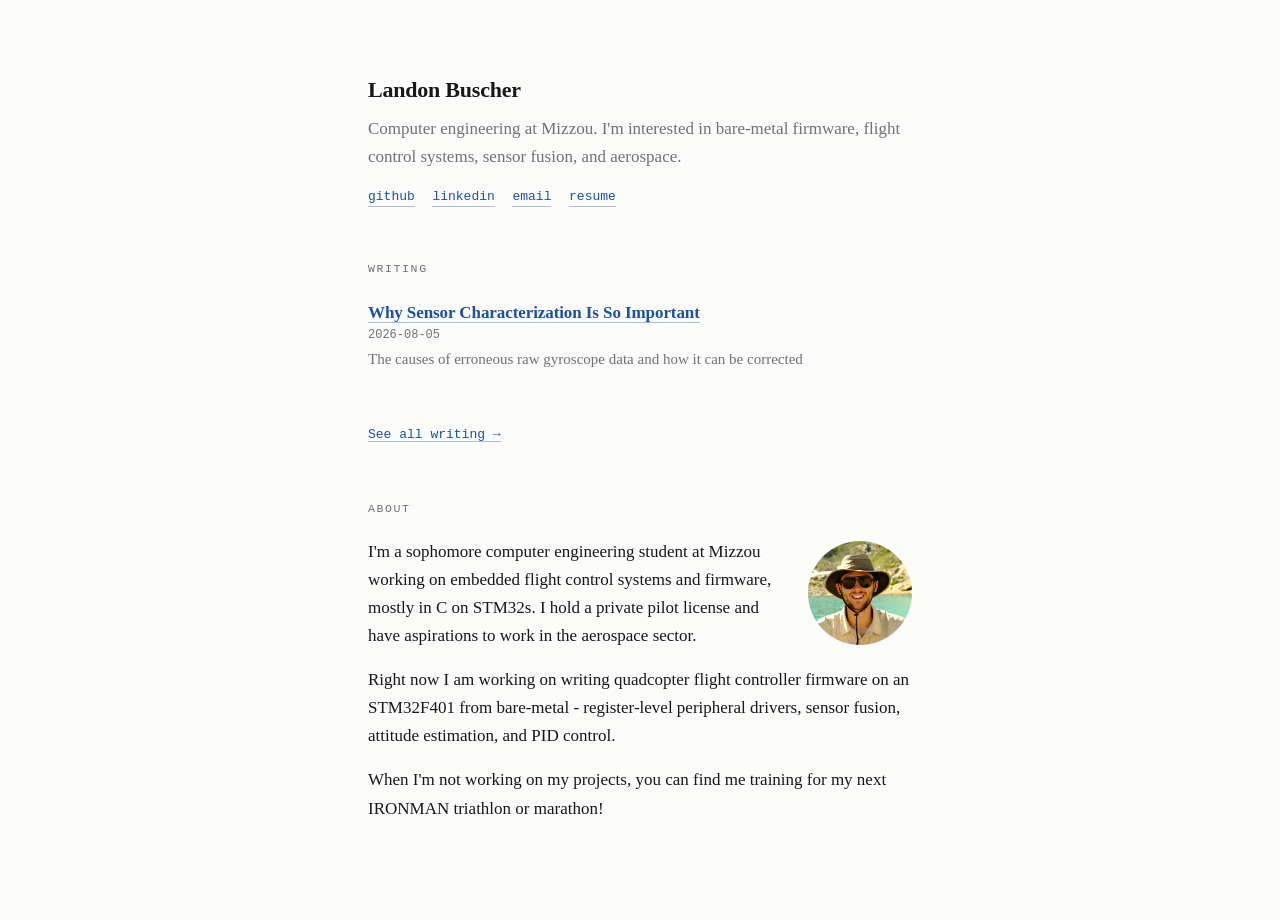
<file: index.html>
<!doctype html>
<html lang="en">
    <head>
        <meta charset="utf-8" />
        <meta name="viewport" content="width=device-width, initial-scale=1" />
        <title>Landon Buscher</title>
        <meta
            name="description"
            content="Bare-metal firmware, flight control, and sensor fusion. Writeups and projects by Landon Buscher."
        />
        <link rel="stylesheet" href="/style.css" />
    </head>

    <body>
        <main>
            <header>
                <h1>Landon Buscher</h1>
                <p class="tagline">
                    Computer engineering at Mizzou. I'm interested in bare-metal
                    firmware, flight control systems, sensor fusion, and
                    aerospace.
                </p>
                <nav class="links">
                    <a href="https://github.com/landonbuscher">github</a>
                    <a href="https://www.linkedin.com/in/landon-buscher/"
                        >linkedin</a
                    >
                    <a href="mailto:landonbuscher@gmail.com">email</a>
                    <a href="/assets/resume.pdf" target="_blank">resume</a>
                </nav>
            </header>

            <section>
                <p class="eyebrow">Writing</p>

                <!-- entries:start -->
                <article
                    class="entry"
                    data-date="2026-08-05"
                    data-tags="gyroscopes, sensors, sensor characterization, allan variance, noise"
                >
                    <h2 class="entry-title">
                        <a href="/writing/sensor-characterization.html">
                            Why Sensor Characterization Is So Important
                        </a>
                    </h2>
                    <span class="entry-date">2026-08-05</span>
                    <p class="entry-dek">
                        The causes of erroneous raw gyroscope data and how it
                        can be corrected
                    </p>
                    <p class="entry-tags">
                        Gyroscopes · Sensors · Sensor Characterization · Allan
                        Variance · Noise
                    </p>
                </article>
                <!-- entries:end -->

                <a class="more" href="/writing/">See all writing →</a>
            </section>

            <section class="bio">
                <p class="eyebrow">About</p>
                <img
                    class="avatar"
                    src="/assets/headshot.png"
                    alt="Landon Buscher"
                    width="400"
                    height="400"
                />
                <p>
                    I'm a sophomore computer engineering student at Mizzou
                    working on embedded flight control systems and firmware,
                    mostly in C on STM32s. I hold a private pilot license and
                    have aspirations to work in the aerospace sector.
                </p>
                <p>
                    Right now I am working on writing quadcopter flight
                    controller firmware on an STM32F401 from bare-metal -
                    register-level peripheral drivers, sensor fusion, attitude
                    estimation, and PID control.
                </p>
                <p>
                    When I'm not working on my projects, you can find me
                    training for my next IRONMAN triathlon or marathon!
                </p>
            </section>
        </main>
    </body>
</html>
</file>
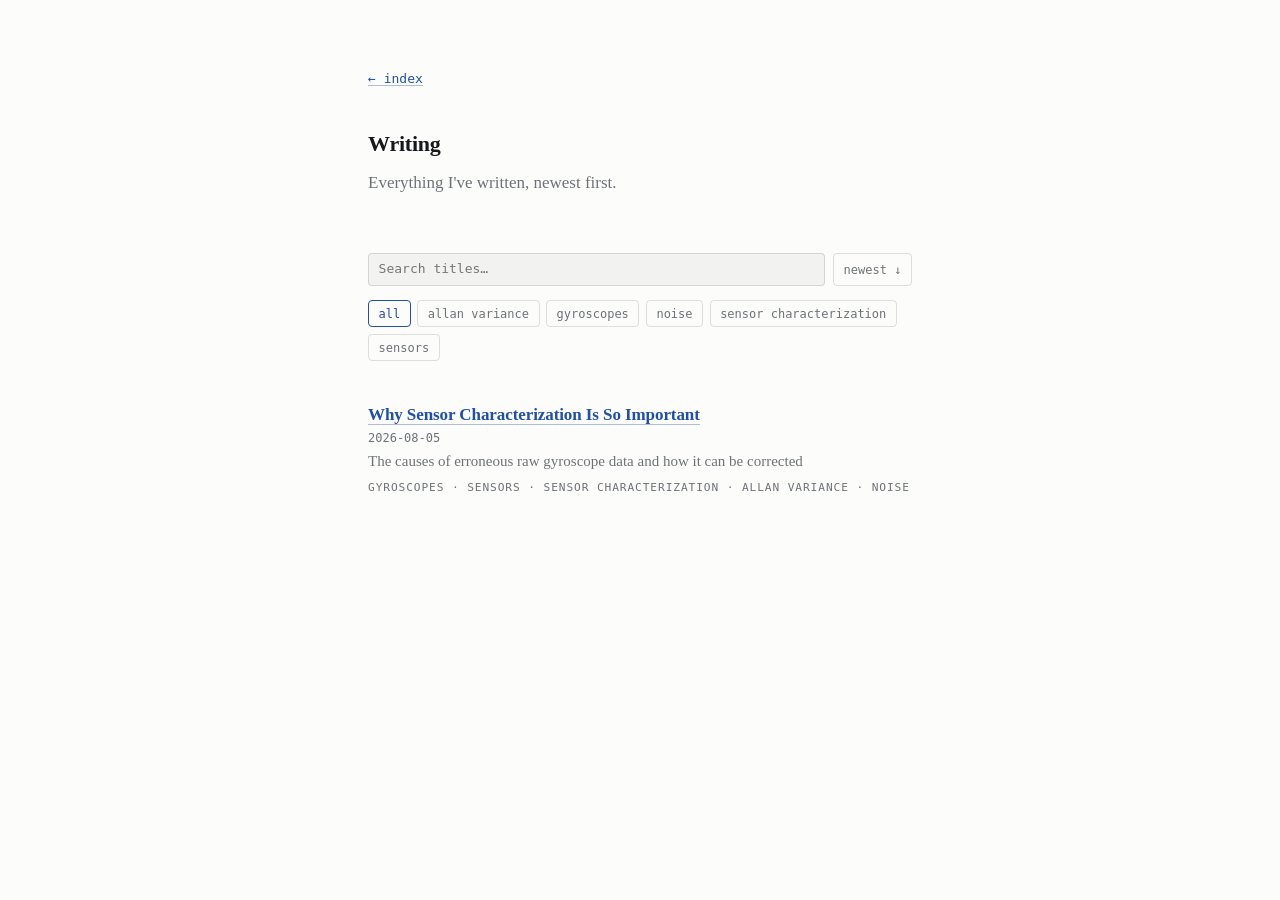
<file: writing/index.html>
<!doctype html>
<html lang="en">
    <head>
        <meta charset="utf-8" />
        <meta name="viewport" content="width=device-width, initial-scale=1" />
        <title>Writing — Landon</title>
        <meta
            name="description"
            content="Writeups on bare-metal firmware, flight control, and sensor fusion by Landon Buscher."
        />
        <link rel="stylesheet" href="/style.css" />
    </head>

    <body>
        <main>
            <a class="back" href="/">← index</a>

            <header>
                <h1>Writing</h1>
                <p class="tagline">
                    Everything I've written, newest first.
                </p>
            </header>

            <section class="archive">
                <!-- filled in by /archive.js; empty so the list still reads
                     correctly with JavaScript off -->
                <div class="archive-controls"></div>

                <div id="entries">
                    <!-- entries:start -->
                    <article
                        class="entry"
                        data-date="2026-08-05"
                        data-tags="gyroscopes, sensors, sensor characterization, allan variance, noise"
                    >
                        <h2 class="entry-title">
                            <a href="/writing/sensor-characterization.html">
                                Why Sensor Characterization Is So Important
                            </a>
                        </h2>
                        <span class="entry-date">2026-08-05</span>
                        <p class="entry-dek">
                            The causes of erroneous raw gyroscope data and how
                            it can be corrected
                        </p>
                        <p class="entry-tags">
                            Gyroscopes · Sensors · Sensor Characterization ·
                            Allan Variance · Noise
                        </p>
                    </article>
                    <!-- entries:end -->
                </div>

                <p class="no-results" hidden>No articles match that search.</p>
            </section>
        </main>

        <script src="/archive.js" defer></script>
    </body>
</html>
</file>
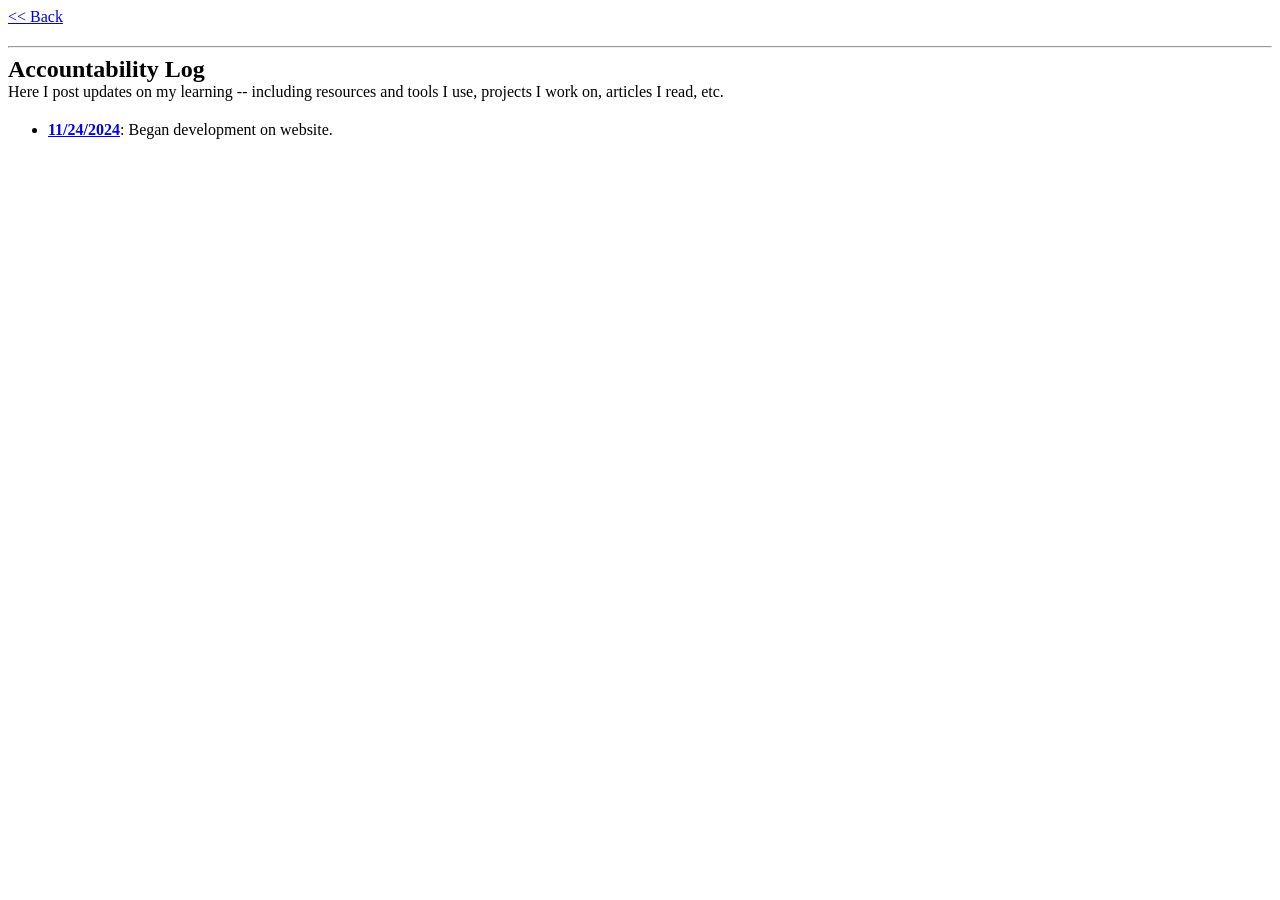
<file: accountability.html>
<html>
	<head>
		<title>Landon Buscher | Accountability</title>
	</head>
	<body>
		<style>
			h1, h2, h3, h4, h5 {
				margin: 0;
			}
			p {
				margin: 0 0 20px 0;
			}
		</style>
    <p><a href="../index.html"> &lt&lt Back</a></p>
		<hr>
		<h2>Accountability Log</h2>
		<p>Here I post updates on my learning -- including resources and tools I use, projects I work on, articles I read, etc.</p>
		<ul>
			<li><strong><a href="AccountabilityLog/11-24-2024.html">11/24/2024</a></strong>: Began development on website.</li>
		</ul>
	</body>
</html>
</file>
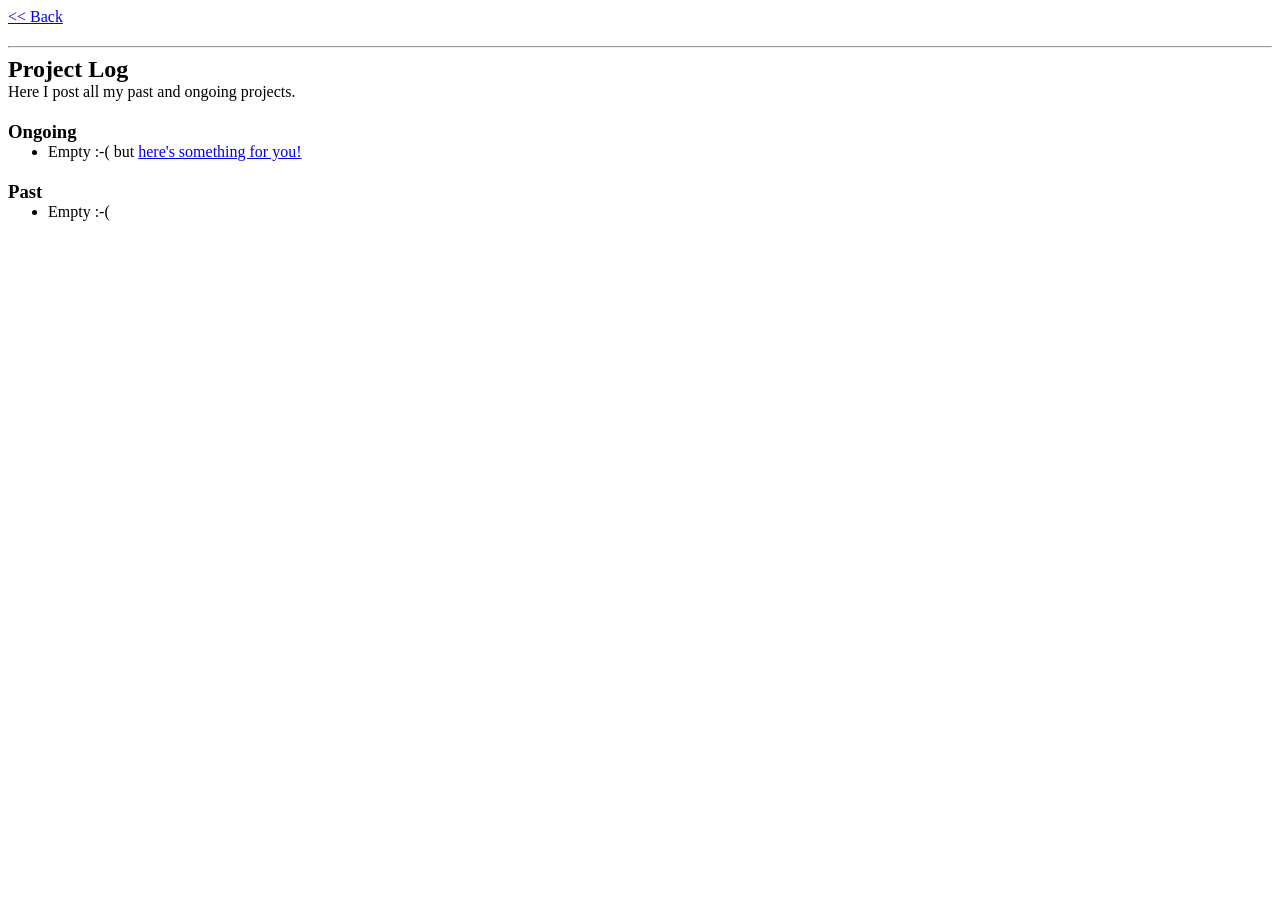
<file: projects.html>
<html>
	<head>
		<title>Landon Buscher | Accountability</title>
	</head>
	<body>

		<style>
			h1, h2, h3, h4, h5, ul {
				margin: 0;
			}
			p, li {
				margin: 0 0 20px 0;
			}
		</style>

    <p><a href="../index.html"> &lt&lt Back</a></p>
		<hr>
		<h2>Project Log</h2>
		<p>Here I post all my past and ongoing projects.</p>
    <h3>Ongoing</h3>
		<ul>
			<li>Empty :-( but <a id="xkcd" href="#" target="_blank">here's something for you!</a></li>
		</ul>
    <h3>Past</h3>
		<ul>
			<li>Empty :-(</li>
		</ul>

    <script>
      let num = Math.floor(Math.random()*3000)+1;
      let url = `https://xkcd.com/${num}/`;
      let xkcdLink = document.getElementById('xkcd');
      xkcdLink.href = url;
    </script>
    
	</body>
</html>
</file>
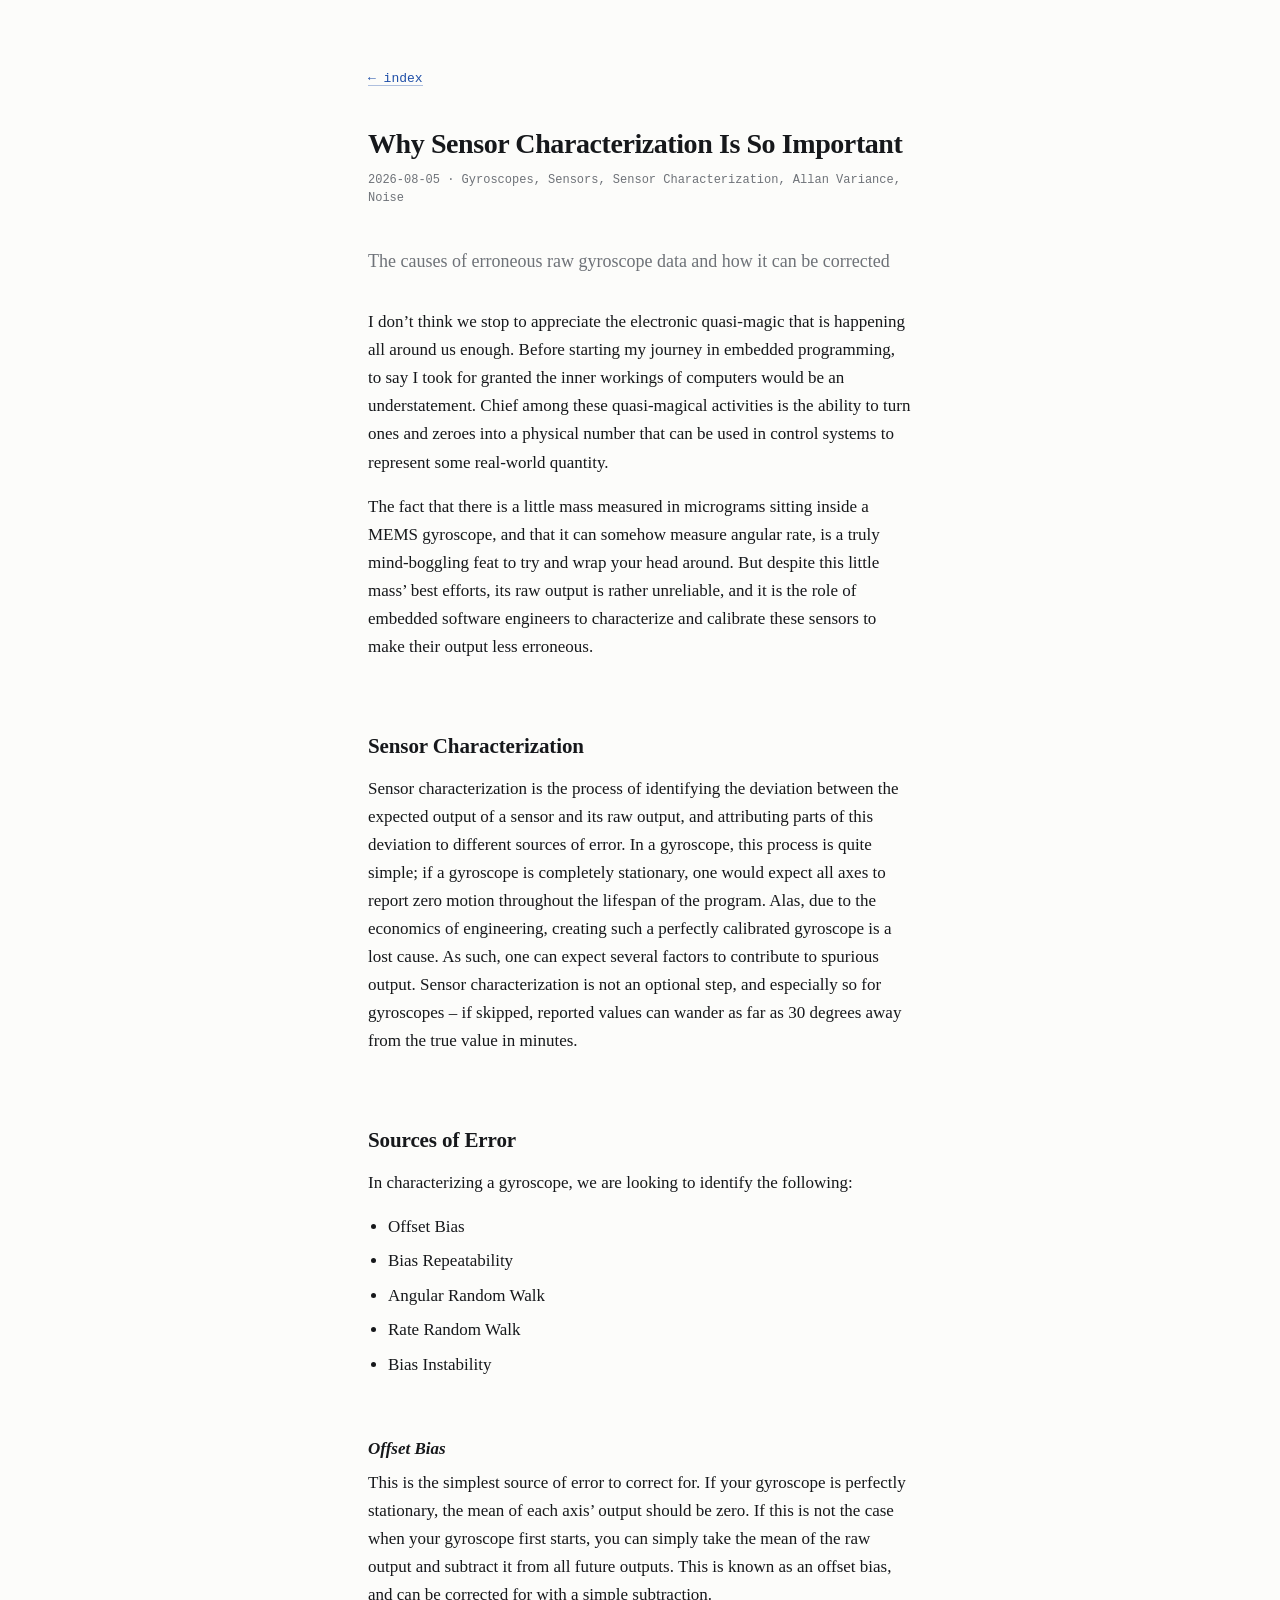
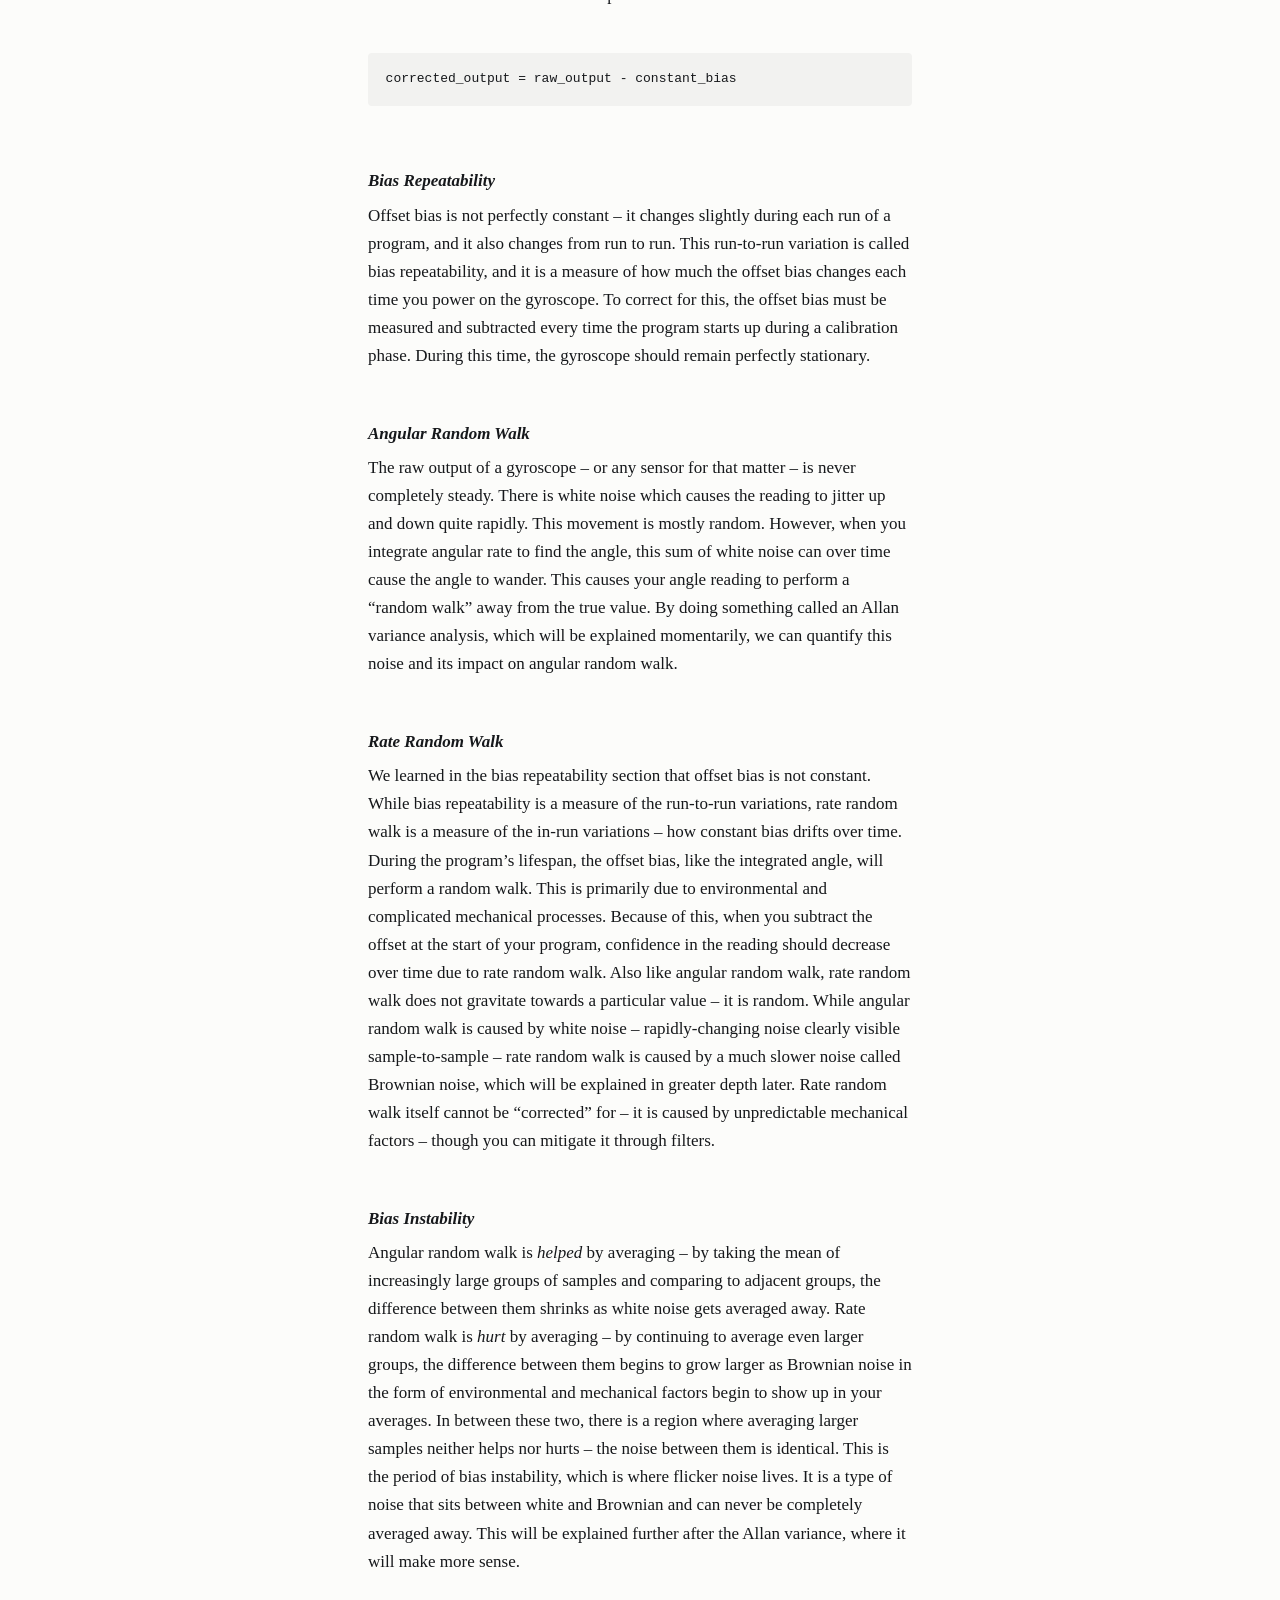
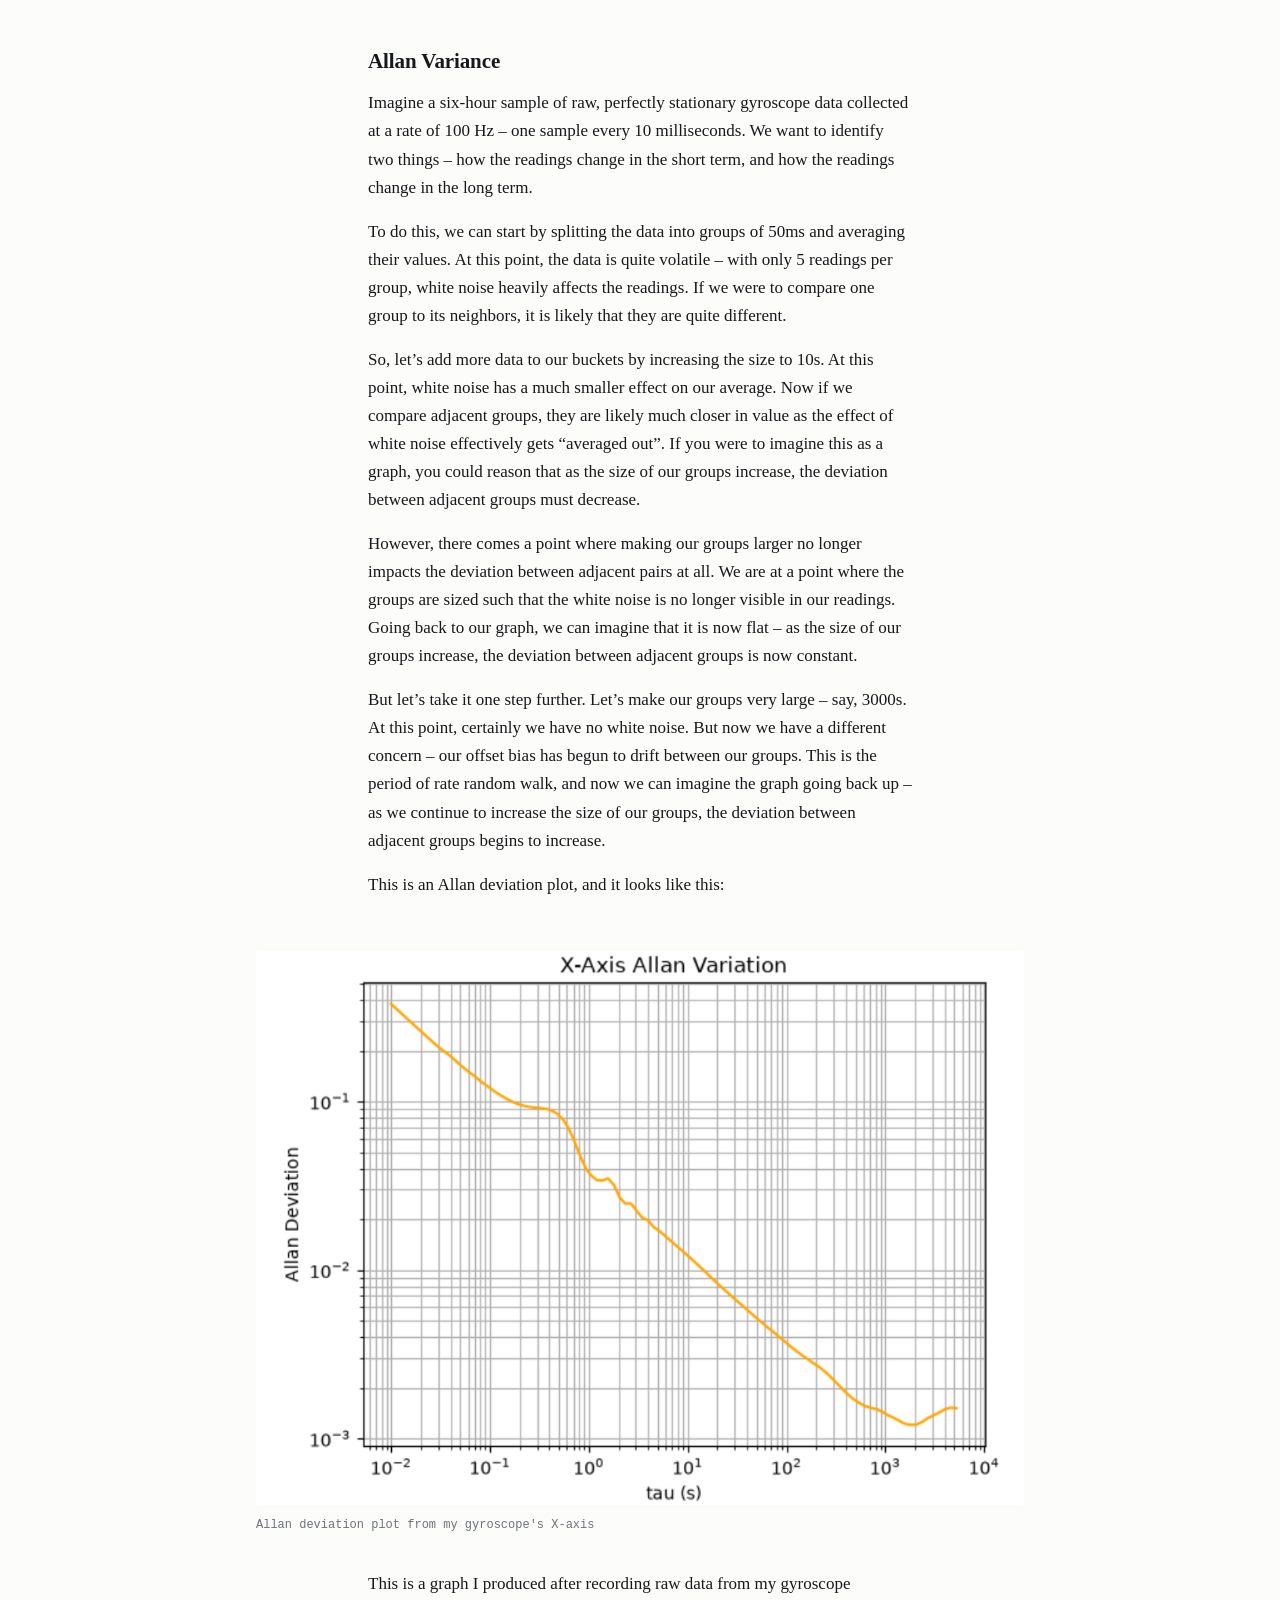
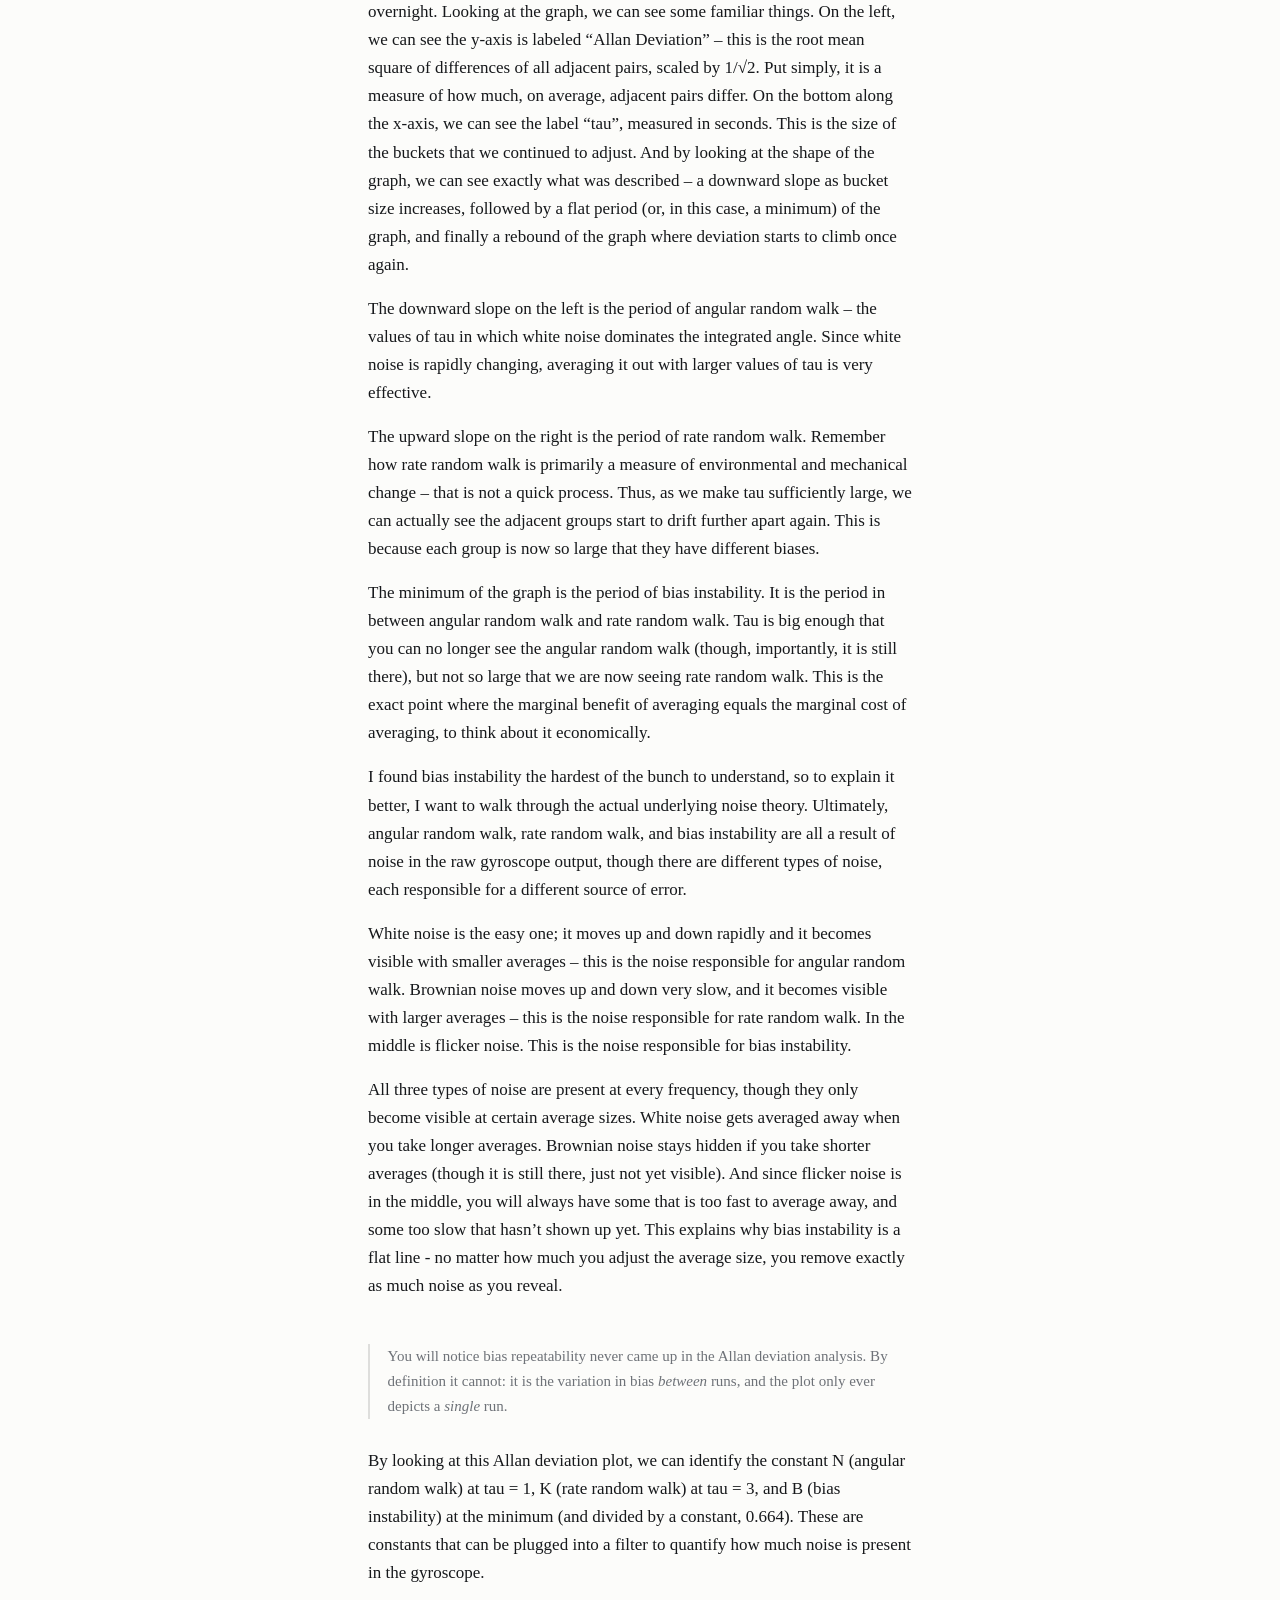
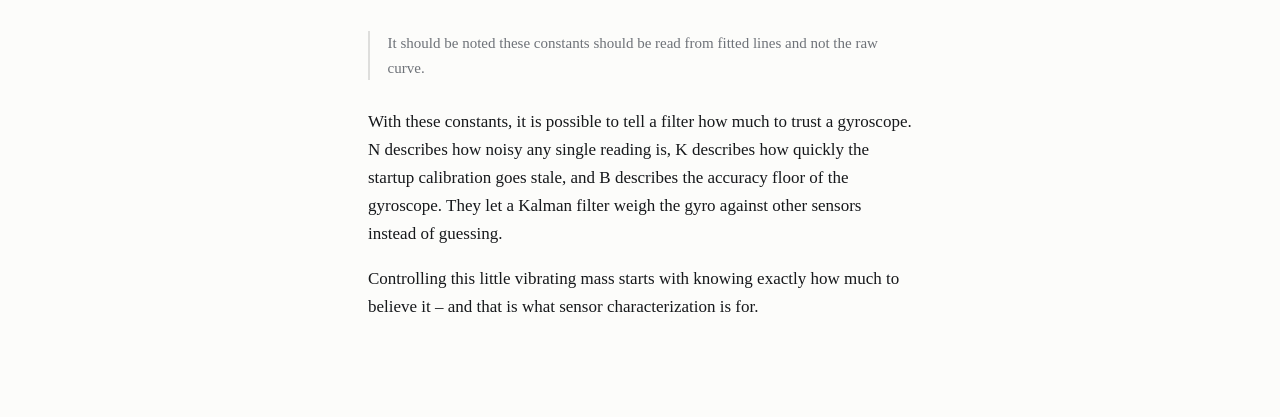
<file: writing/sensor-characterization.html>
<!doctype html>
<html lang="en">
    <head>
        <meta charset="utf-8" />
        <meta name="viewport" content="width=device-width, initial-scale=1" />
        <title>Sensor Characterization - Landon</title>
        <meta name="description" content="Sensor Characterization" />
        <link rel="stylesheet" href="/style.css" />
    </head>

    <body>
        <main>
            <a class="back" href="/">← index</a>

            <header class="article-header">
                <h1 class="article-title">
                    Why Sensor Characterization Is So Important
                </h1>
                <p class="article-meta">
                    2026-08-05 · Gyroscopes, Sensors, Sensor Characterization,
                    Allan Variance, Noise
                </p>
            </header>

            <p class="lede">
                The causes of erroneous raw gyroscope data and how it can be
                corrected
            </p>

            <p>
                I don’t think we stop to appreciate the electronic quasi-magic
                that is happening all around us enough. Before starting my
                journey in embedded programming, to say I took for granted the
                inner workings of computers would be an understatement. Chief
                among these quasi-magical activities is the ability to turn ones
                and zeroes into a physical number that can be used in control
                systems to represent some real-world quantity.
            </p>

            <p>
                The fact that there is a little mass measured in micrograms
                sitting inside a MEMS gyroscope, and that it can somehow measure
                angular rate, is a truly mind-boggling feat to try and wrap your
                head around. But despite this little mass’ best efforts, its raw
                output is rather unreliable, and it is the role of embedded
                software engineers to characterize and calibrate these sensors
                to make their output less erroneous.
            </p>

            <h2>Sensor Characterization</h2>

            <p>
                Sensor characterization is the process of identifying the
                deviation between the expected output of a sensor and its raw
                output, and attributing parts of this deviation to different
                sources of error. In a gyroscope, this process is quite simple;
                if a gyroscope is completely stationary, one would expect all
                axes to report zero motion throughout the lifespan of the
                program. Alas, due to the economics of engineering, creating
                such a perfectly calibrated gyroscope is a lost cause. As such,
                one can expect several factors to contribute to spurious output.
                Sensor characterization is not an optional step, and especially
                so for gyroscopes – if skipped, reported values can wander as
                far as 30 degrees away from the true value in minutes.
            </p>

            <h2>Sources of Error</h2>

            <p>
                In characterizing a gyroscope, we are looking to identify the
                following:
            </p>

            <ul>
                <li>Offset Bias</li>
                <li>Bias Repeatability</li>
                <li>Angular Random Walk</li>
                <li>Rate Random Walk</li>
                <li>Bias Instability</li>
            </ul>

            <h3>Offset Bias</h3>

            <p>
                This is the simplest source of error to correct for. If your
                gyroscope is perfectly stationary, the mean of each axis’ output
                should be zero. If this is not the case when your gyroscope
                first starts, you can simply take the mean of the raw output and
                subtract it from all future outputs. This is known as an offset
                bias, and can be corrected for with a simple subtraction.
            </p>

            <pre><code>corrected_output = raw_output - constant_bias</code></pre>

            <h3>Bias Repeatability</h3>

            <p>
                Offset bias is not perfectly constant – it changes slightly
                during each run of a program, and it also changes from run to
                run. This run-to-run variation is called bias repeatability, and
                it is a measure of how much the offset bias changes each time
                you power on the gyroscope. To correct for this, the offset bias
                must be measured and subtracted every time the program starts up
                during a calibration phase. During this time, the gyroscope
                should remain perfectly stationary.
            </p>

            <h3>Angular Random Walk</h3>

            <p>
                The raw output of a gyroscope – or any sensor for that matter –
                is never completely steady. There is white noise which causes
                the reading to jitter up and down quite rapidly. This movement
                is mostly random. However, when you integrate angular rate to
                find the angle, this sum of white noise can over time cause the
                angle to wander. This causes your angle reading to perform a
                “random walk” away from the true value. By doing something
                called an Allan variance analysis, which will be explained
                momentarily, we can quantify this noise and its impact on
                angular random walk.
            </p>

            <h3>Rate Random Walk</h3>

            <p>
                We learned in the bias repeatability section that offset bias is
                not constant. While bias repeatability is a measure of the
                run-to-run variations, rate random walk is a measure of the
                in-run variations – how constant bias drifts over time. During
                the program’s lifespan, the offset bias, like the integrated
                angle, will perform a random walk. This is primarily due to
                environmental and complicated mechanical processes. Because of
                this, when you subtract the offset at the start of your program,
                confidence in the reading should decrease over time due to rate
                random walk. Also like angular random walk, rate random walk
                does not gravitate towards a particular value – it is random.
                While angular random walk is caused by white noise –
                rapidly-changing noise clearly visible sample-to-sample – rate
                random walk is caused by a much slower noise called Brownian
                noise, which will be explained in greater depth later. Rate
                random walk itself cannot be “corrected” for – it is caused by
                unpredictable mechanical factors – though you can mitigate it
                through filters.
            </p>

            <h3>Bias Instability</h3>

            <p>
                Angular random walk is <em>helped</em> by averaging – by taking
                the mean of increasingly large groups of samples and comparing
                to adjacent groups, the difference between them shrinks as white
                noise gets averaged away. Rate random walk is <em>hurt</em> by
                averaging – by continuing to average even larger groups, the
                difference between them begins to grow larger as Brownian noise
                in the form of environmental and mechanical factors begin to
                show up in your averages. In between these two, there is a
                region where averaging larger samples neither helps nor hurts –
                the noise between them is identical. This is the period of bias
                instability, which is where flicker noise lives. It is a type of
                noise that sits between white and Brownian and can never be
                completely averaged away. This will be explained further after
                the Allan variance, where it will make more sense.
            </p>

            <h2>Allan Variance</h2>

            <p>
                Imagine a six-hour sample of raw, perfectly stationary gyroscope
                data collected at a rate of 100 Hz – one sample every 10
                milliseconds. We want to identify two things – how the readings
                change in the short term, and how the readings change in the
                long term.
            </p>

            <p>
                To do this, we can start by splitting the data into groups of
                50ms and averaging their values. At this point, the data is
                quite volatile – with only 5 readings per group, white noise
                heavily affects the readings. If we were to compare one group to
                its neighbors, it is likely that they are quite different.
            </p>

            <p>
                So, let’s add more data to our buckets by increasing the size to
                10s. At this point, white noise has a much smaller effect on our
                average. Now if we compare adjacent groups, they are likely much
                closer in value as the effect of white noise effectively gets
                “averaged out”. If you were to imagine this as a graph, you
                could reason that as the size of our groups increase, the
                deviation between adjacent groups must decrease.
            </p>

            <p>
                However, there comes a point where making our groups larger no
                longer impacts the deviation between adjacent pairs at all. We
                are at a point where the groups are sized such that the white
                noise is no longer visible in our readings. Going back to our
                graph, we can imagine that it is now flat – as the size of our
                groups increase, the deviation between adjacent groups is now
                constant.
            </p>

            <p>
                But let’s take it one step further. Let’s make our groups very
                large – say, 3000s. At this point, certainly we have no white
                noise. But now we have a different concern – our offset bias has
                begun to drift between our groups. This is the period of rate
                random walk, and now we can imagine the graph going back up – as
                we continue to increase the size of our groups, the deviation
                between adjacent groups begins to increase.
            </p>

            <p>This is an Allan deviation plot, and it looks like this:</p>

            <figure class="wide">
                <img
                    src="/assets/allan.png"
                    alt="Log-log Allan deviation plot for the gyroscope X axis. The curve falls from the left, reaches a minimum, and rebounds on the right."
                />
                <figcaption>
                    Allan deviation plot from my gyroscope's X-axis
                </figcaption>
            </figure>

            <p>
                This is a graph I produced after recording raw data from my
                gyroscope overnight. Looking at the graph, we can see some
                familiar things. On the left, we can see the y-axis is labeled
                “Allan Deviation” – this is the root mean square of differences
                of all adjacent pairs, scaled by 1/√2. Put simply, it is a
                measure of how much, on average, adjacent pairs differ. On the
                bottom along the x-axis, we can see the label “tau”, measured in
                seconds. This is the size of the buckets that we continued to
                adjust. And by looking at the shape of the graph, we can see
                exactly what was described – a downward slope as bucket size
                increases, followed by a flat period (or, in this case, a
                minimum) of the graph, and finally a rebound of the graph where
                deviation starts to climb once again.
            </p>

            <p>
                The downward slope on the left is the period of angular random
                walk – the values of tau in which white noise dominates the
                integrated angle. Since white noise is rapidly changing,
                averaging it out with larger values of tau is very effective.
            </p>

            <p>
                The upward slope on the right is the period of rate random walk.
                Remember how rate random walk is primarily a measure of
                environmental and mechanical change – that is not a quick
                process. Thus, as we make tau sufficiently large, we can
                actually see the adjacent groups start to drift further apart
                again. This is because each group is now so large that they have
                different biases.
            </p>

            <p>
                The minimum of the graph is the period of bias instability. It
                is the period in between angular random walk and rate random
                walk. Tau is big enough that you can no longer see the angular
                random walk (though, importantly, it is still there), but not so
                large that we are now seeing rate random walk. This is the exact
                point where the marginal benefit of averaging equals the
                marginal cost of averaging, to think about it economically.
            </p>

            <p>
                I found bias instability the hardest of the bunch to understand,
                so to explain it better, I want to walk through the actual
                underlying noise theory. Ultimately, angular random walk, rate
                random walk, and bias instability are all a result of noise in
                the raw gyroscope output, though there are different types of
                noise, each responsible for a different source of error.
            </p>

            <p>
                White noise is the easy one; it moves up and down rapidly and it
                becomes visible with smaller averages – this is the noise
                responsible for angular random walk. Brownian noise moves up and
                down very slow, and it becomes visible with larger averages –
                this is the noise responsible for rate random walk. In the
                middle is flicker noise. This is the noise responsible for bias
                instability.
            </p>

            <p>
                All three types of noise are present at every frequency, though
                they only become visible at certain average sizes. White noise
                gets averaged away when you take longer averages. Brownian noise
                stays hidden if you take shorter averages (though it is still
                there, just not yet visible). And since flicker noise is in the
                middle, you will always have some that is too fast to average
                away, and some too slow that hasn’t shown up yet. This explains
                why bias instability is a flat line - no matter how much you
                adjust the average size, you remove exactly as much noise as you
                reveal.
            </p>

            <div class="note">
                You will notice bias repeatability never came up in the Allan
                deviation analysis. By definition it cannot: it is the variation
                in bias <em>between</em> runs, and the plot only ever depicts a
                <em>single</em> run.
            </div>

            <p>
                By looking at this Allan deviation plot, we can identify the
                constant N (angular random walk) at tau = 1, K (rate random
                walk) at tau = 3, and B (bias instability) at the minimum (and
                divided by a constant, 0.664). These are constants that can be
                plugged into a filter to quantify how much noise is present in
                the gyroscope.
            </p>

            <div class="note">
                It should be noted these constants should be read from fitted
                lines and not the raw curve.
            </div>

            <p>
                With these constants, it is possible to tell a filter how much
                to trust a gyroscope. N describes how noisy any single reading
                is, K describes how quickly the startup calibration goes stale,
                and B describes the accuracy floor of the gyroscope. They let a
                Kalman filter weigh the gyro against other sensors instead of
                guessing.
            </p>

            <p>
                Controlling this little vibrating mass starts with knowing
                exactly how much to believe it – and that is what sensor
                characterization is for.
            </p>
        </main>
    </body>
</html>
</file>
<file: style.css>
/* ============================================================
   tokens
   ============================================================ */
:root {
    --paper: #fcfcfa;
    --ink: #16181b;
    --muted: #6e7278;
    --accent: #1f4fa8;
    --fill: rgba(22, 24, 27, 0.045); /* code block / inline code wash */
    --rule: rgba(22, 24, 27, 0.13);

    --prose: "Iowan Old Style", Charter, Georgia, Cambria, serif;
    --meta: ui-monospace, SFMono-Regular, "SF Mono", Menlo, Consolas, monospace;

    --measure: 34rem; /* prose column */
    --wide: 48rem; /* figures, code, anything that needs room */
}

@media (prefers-color-scheme: dark) {
    :root {
        --paper: #121316;
        --ink: #e6e6e2;
        --muted: #8a8e94;
        --accent: #8fb2f0;
        --fill: rgba(230, 230, 226, 0.06);
        --rule: rgba(230, 230, 226, 0.15);
    }
}

/* ============================================================
   base
   ============================================================ */
* {
    box-sizing: border-box;
}

body {
    margin: 0;
    padding: 4.5rem 1.5rem 6rem;
    background: var(--paper);
    color: var(--ink);
    font: 400 1.0625rem/1.65 var(--prose);
    -webkit-text-size-adjust: 100%;
}

/* content grid: everything sits in the prose column unless it opts out */
main {
    display: grid;
    grid-template-columns: 1fr min(var(--measure), 100%) 1fr;
}
main > * {
    grid-column: 2;
}

.wide {
    grid-column: 1 / -1;
    width: min(var(--wide), 100%);
    justify-self: center;
}

p {
    margin: 0 0 1rem;
}
p:last-child {
    margin-bottom: 0;
}

a {
    color: var(--accent);
    text-decoration: none;
    border-bottom: 1px solid color-mix(in srgb, var(--accent) 35%, transparent);
}
a:hover {
    border-bottom-color: var(--accent);
}
a:focus-visible {
    outline: 2px solid var(--accent);
    outline-offset: 3px;
    border-radius: 2px;
}

/* ============================================================
   headings
   ============================================================ */
h1 {
    font-size: 1.375rem;
    font-weight: 600;
    letter-spacing: -0.01em;
    margin: 0 0 0.4rem;
}

h2 {
    font-size: 1.3125rem;
    font-weight: 600;
    letter-spacing: -0.005em;
    margin: 3.25rem 0 0.7rem;
}

/* subordinate to h2 by style, not just size — bold italic reads as a rung
   down from the roman h2 while staying scannable at body size */
h3 {
    font-size: 1.0625rem;
    font-weight: 600;
    font-style: italic;
    margin: 2.1rem 0 0.4rem;
}

/* small mono label — used for section markers, not document structure */
.eyebrow {
    font: 500 0.72rem/1 var(--meta);
    letter-spacing: 0.14em;
    text-transform: uppercase;
    color: var(--muted);
    margin: 0 0 1.5rem;
}

/* ============================================================
   home page
   ============================================================ */
/* bio portrait — floats beside the About prose, which wraps to the circle */
.bio {
    display: flow-root; /* contain the float */
}

.avatar {
    float: right;
    width: 6.5rem;
    height: 6.5rem;
    border-radius: 50%;
    object-fit: cover;
    background: var(--fill);
    margin: 0.2rem 0 0.9rem 1.5rem;
    shape-outside: circle();
}

.tagline {
    margin: 0 0 1rem;
    color: var(--muted);
}

.links {
    font: 400 0.8125rem/1.5 var(--meta);
    display: flex;
    flex-wrap: wrap;
    gap: 1.1rem;
}

section {
    margin-top: 3.5rem;
}

.entry {
    margin-bottom: 1.75rem;
}
.entry:last-child {
    margin-bottom: 0;
}

.entry-title {
    font-size: 1.0625rem;
    font-weight: 600;
    margin: 0 0 0.15rem;
}

.entry-date {
    font: 400 0.75rem/1 var(--meta);
    color: var(--muted);
    display: block;
    margin-bottom: 0.35rem;
}

.entry-dek {
    margin: 0;
    color: var(--muted);
    font-size: 0.9375rem;
}

/* ============================================================
   archive
   ============================================================ */
.more {
    font: 400 0.8125rem/1 var(--meta);
    display: inline-block;
    margin-top: 1.75rem;
}

.entry[hidden] {
    display: none;
}

/* tags ride along in the shared entry markup but only surface on the
   archive, where they double as the filter vocabulary */
.entry-tags {
    display: none;
    font: 400 0.7rem/1.5 var(--meta);
    letter-spacing: 0.08em;
    text-transform: uppercase;
    color: var(--muted);
    margin: 0.35rem 0 0;
}
.archive .entry-tags {
    display: block;
}

.archive-controls {
    margin-bottom: 2.5rem;
}
.archive-controls:empty {
    display: none; /* no JS, no empty gap */
}

.control-row {
    display: flex;
    flex-wrap: wrap;
    gap: 0.5rem;
    margin-bottom: 0.85rem;
}

.archive-search {
    flex: 1 1 12rem;
    font: 400 0.8125rem/1.4 var(--meta);
    color: var(--ink);
    background: var(--fill);
    border: 1px solid var(--rule);
    border-radius: 4px;
    padding: 0.42rem 0.6rem;
    -webkit-appearance: none;
    appearance: none;
}
.archive-search:focus-visible {
    outline: 2px solid var(--accent);
    outline-offset: 1px;
}

.sort-toggle,
.tag-chip {
    font: 400 0.75rem/1 var(--meta);
    color: var(--muted);
    background: none;
    border: 1px solid var(--rule);
    border-radius: 4px;
    padding: 0.42rem 0.6rem;
    cursor: pointer;
}
.sort-toggle:hover,
.tag-chip:hover {
    color: var(--ink);
    border-color: var(--muted);
}
.sort-toggle:focus-visible,
.tag-chip:focus-visible {
    outline: 2px solid var(--accent);
    outline-offset: 2px;
}
.tag-chip[aria-pressed="true"] {
    color: var(--accent);
    border-color: var(--accent);
}

.tag-chips {
    display: flex;
    flex-wrap: wrap;
    gap: 0.4rem;
}

.no-results {
    color: var(--muted);
    font-size: 0.9375rem;
}

/* ============================================================
   article
   ============================================================ */
.back {
    font: 400 0.8125rem/1 var(--meta);
    display: inline-block;
    justify-self: start; /* grid child — otherwise it stretches and the
                            link's underline spans the whole column */
    margin-bottom: 2.5rem;
}

.article-header {
    margin-bottom: 2.5rem;
}

.article-title {
    font-size: 1.75rem;
    font-weight: 600;
    line-height: 1.25;
    letter-spacing: -0.015em;
    margin: 0 0 0.6rem;
}

.article-meta {
    font: 400 0.75rem/1.5 var(--meta);
    color: var(--muted);
    margin: 0;
}

.lede {
    font-size: 1.125rem;
    color: var(--muted);
    margin-bottom: 2rem;
}

/* --- code ------------------------------------------------- */
code {
    font-family: var(--meta);
    font-size: 0.875em;
    background: var(--fill);
    padding: 0.1em 0.35em;
    border-radius: 3px;
}

pre {
    font-family: var(--meta);
    font-size: 0.8125rem;
    line-height: 1.55;
    background: var(--fill);
    padding: 1rem 1.1rem;
    border-radius: 4px;
    margin: 1.75rem 0;
    overflow-x: auto; /* long lines scroll, never wrap */
    tab-size: 4;
}
pre code {
    background: none;
    padding: 0;
    font-size: inherit;
}

/* --- figures ---------------------------------------------- */
figure {
    margin: 2.25rem 0;
}

figure img {
    display: block;
    width: 100%;
    height: auto;
    border-radius: 3px;
}

figcaption {
    font: 400 0.75rem/1.5 var(--meta);
    color: var(--muted);
    margin-top: 0.7rem;
}

/* --- lists ------------------------------------------------- */
ul,
ol {
    padding-left: 1.25rem;
    margin: 0 0 1rem;
}
li {
    margin-bottom: 0.4rem;
}

/* --- aside ------------------------------------------------- */
.note {
    border-left: 2px solid var(--rule);
    padding-left: 1.1rem;
    margin: 1.75rem 0;
    color: var(--muted);
    font-size: 0.9375rem;
}

/* --- footnotes --------------------------------------------- */
.footnotes {
    margin-top: 3.5rem;
    padding-top: 1.5rem;
    border-top: 1px solid var(--rule);
    font-size: 0.875rem;
    color: var(--muted);
}

/* ============================================================
   small screens
   ============================================================ */
@media (max-width: 34rem) {
    body {
        padding: 3rem 1.25rem 4rem;
    }
    .article-title {
        font-size: 1.5rem;
    }
    /* too little room to wrap text beside the portrait — stack it instead */
    .avatar {
        float: none;
        margin: 0 0 1.1rem;
    }
}
</file>
